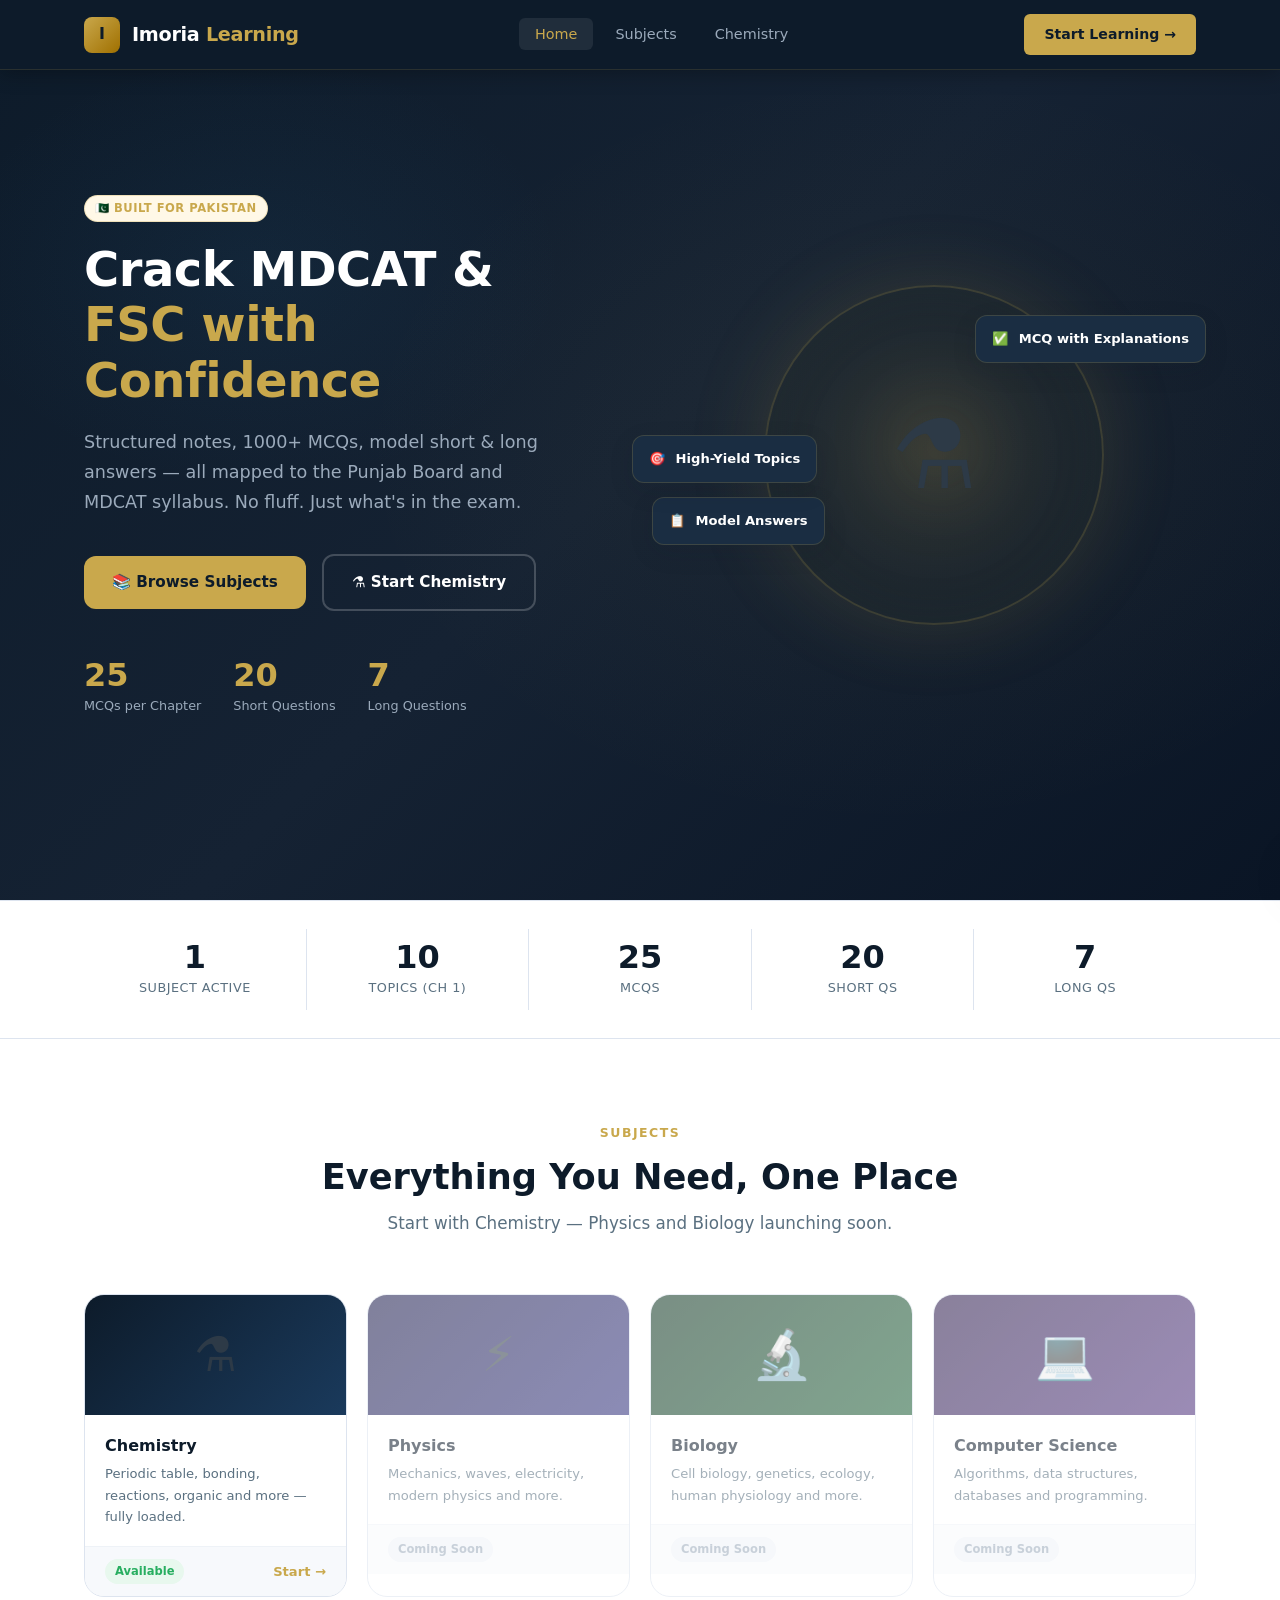
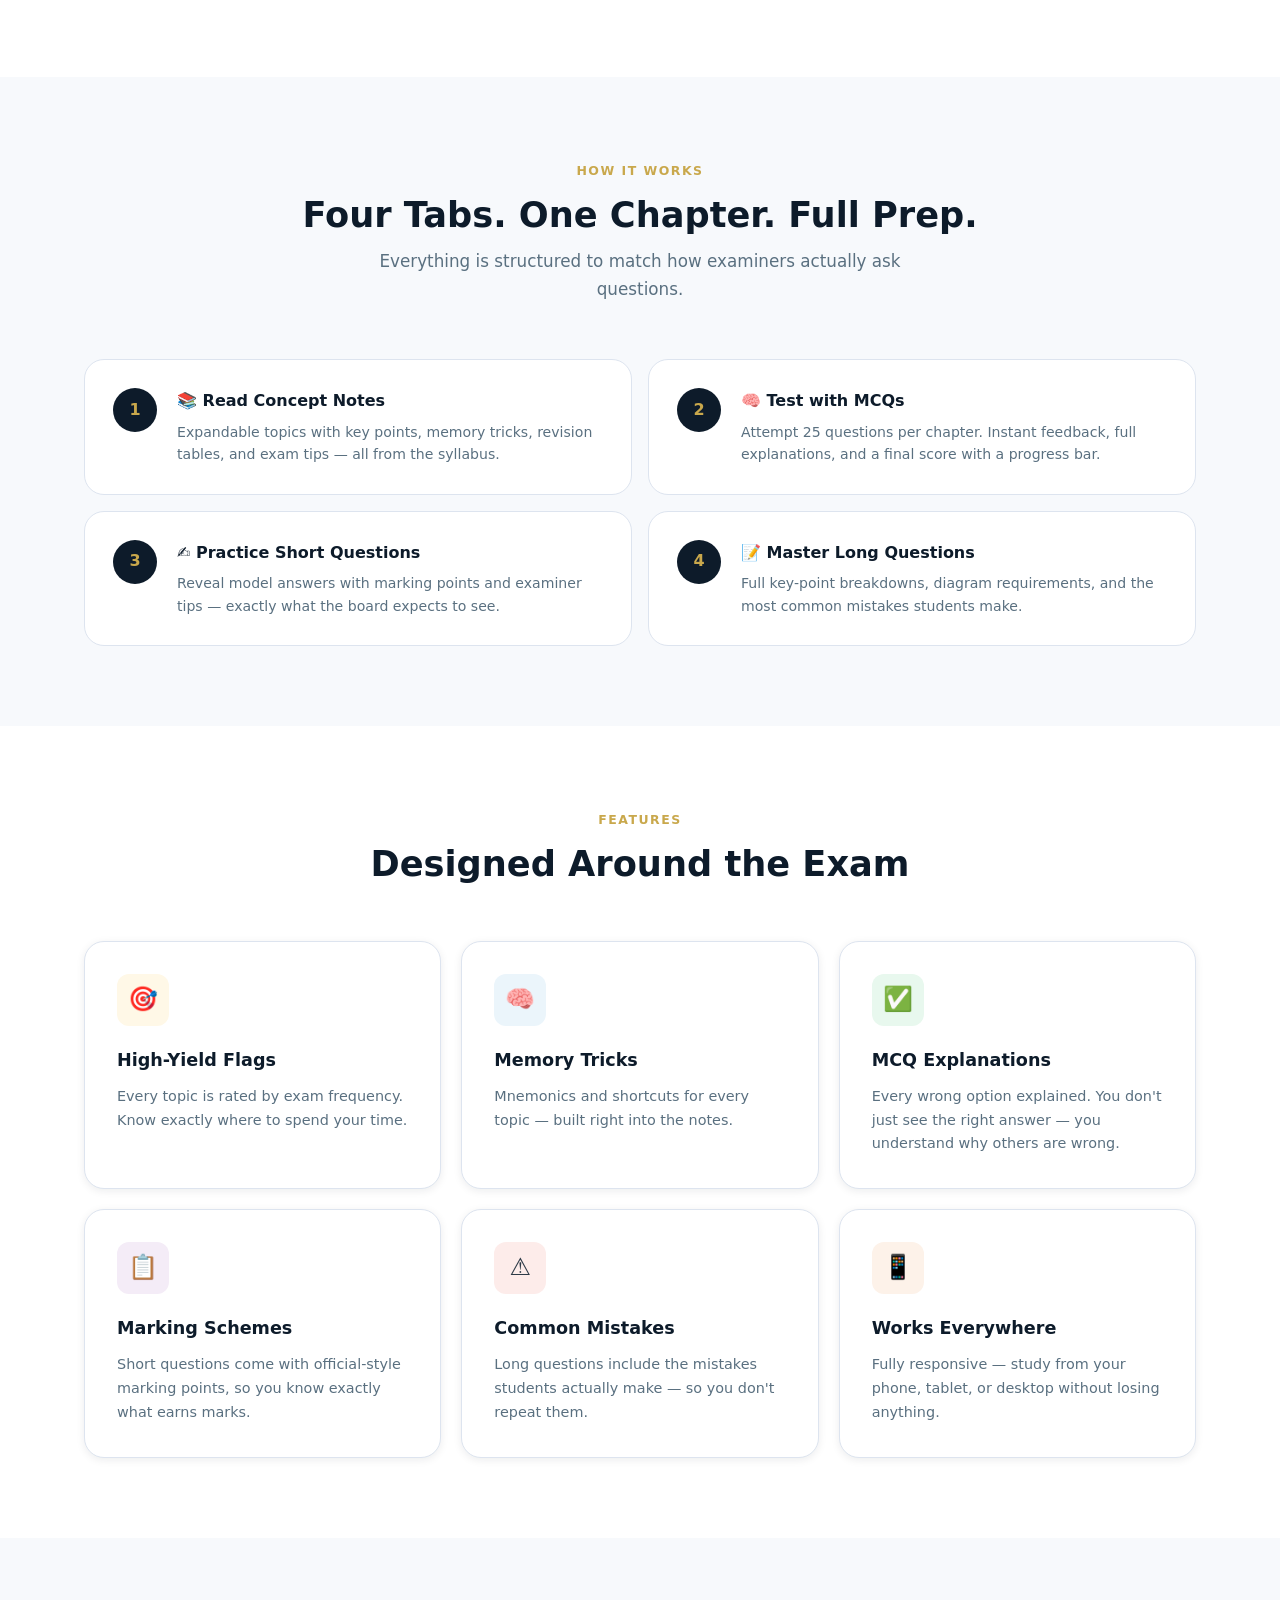
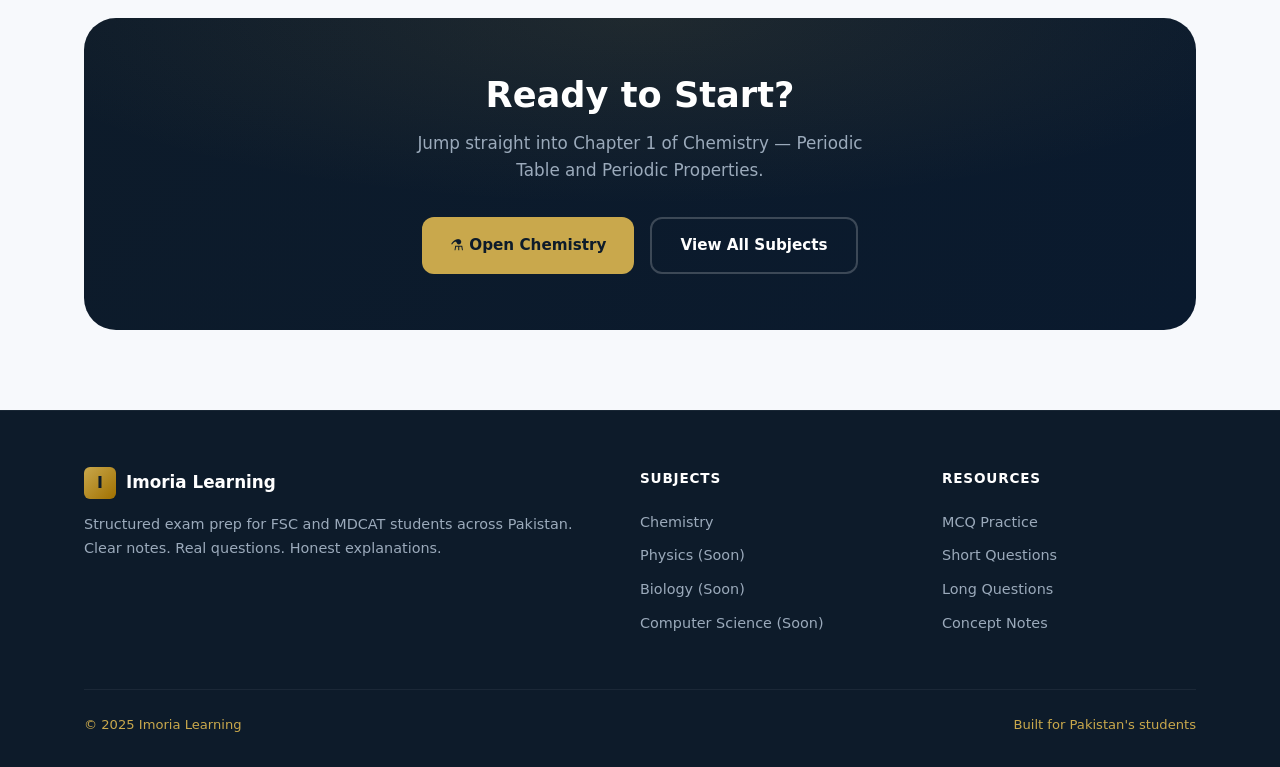
<file: index.html>
<!DOCTYPE html>
<html lang="en">
<head>
  <meta charset="UTF-8" />
  <meta name="viewport" content="width=device-width, initial-scale=1.0" />
  <title>Imoria Learning — FSC & MDCAT Prep</title>
  <meta name="description" content="Master FSC and MDCAT with structured notes, MCQs, and model answers. Built for Pakistani students." />
  <link rel="stylesheet" href="style.css" />
  <style>
    /* ── Index-only overrides ── */
    .hero-grid { padding: 0 0 60px; }

    .stats-strip {
      background: var(--white);
      border-top: 1px solid var(--gray-200);
      border-bottom: 1px solid var(--gray-200);
      padding: 28px 0;
    }
    .stats-inner {
      display: flex; align-items: center; justify-content: center;
      gap: 0; flex-wrap: wrap;
    }
    .stat-item {
      flex: 1; min-width: 140px; text-align: center;
      padding: 12px 24px;
      border-right: 1px solid var(--gray-200);
    }
    .stat-item:last-child { border-right: none; }
    .stat-item .num { font-size: 2rem; font-weight: 800; color: var(--navy); line-height: 1; }
    .stat-item .lbl { font-size: 0.8rem; color: var(--gray-600); margin-top: 4px; text-transform: uppercase; letter-spacing: 0.5px; }

    /* How it works */
    .how-step {
      display: flex; gap: 20px; align-items: flex-start;
      padding: 28px; background: var(--white);
      border-radius: var(--radius-lg);
      border: 1px solid var(--gray-200);
      transition: var(--transition);
    }
    .how-step:hover { border-color: rgba(201,168,76,0.35); box-shadow: var(--shadow-sm); transform: translateY(-2px); }
    .how-num {
      width: 44px; height: 44px; border-radius: 50%;
      background: var(--navy); color: var(--gold);
      font-size: 1rem; font-weight: 800;
      display: flex; align-items: center; justify-content: center;
      flex-shrink: 0;
    }
    .how-text h4 { color: var(--navy); margin-bottom: 6px; }
    .how-text p  { font-size: 0.88rem; color: var(--gray-600); line-height: 1.6; }

    /* CTA Banner */
    .cta-banner {
      background: linear-gradient(135deg, var(--navy), #0a1a2e);
      border-radius: var(--radius-xl); padding: 56px 48px;
      text-align: center; position: relative; overflow: hidden;
    }
    .cta-banner::before {
      content: ''; position: absolute; inset: 0;
      background: radial-gradient(ellipse 60% 60% at 50% 0%, rgba(201,168,76,0.1), transparent);
    }
    .cta-banner h2 { color: var(--white); position: relative; z-index: 2; margin-bottom: 14px; }
    .cta-banner p  { color: var(--gray-400); max-width: 480px; margin: 0 auto 32px; position: relative; z-index: 2; font-size: 1.05rem; }
    .cta-banner .actions { position: relative; z-index: 2; display: flex; gap: 16px; justify-content: center; flex-wrap: wrap; }

    /* Subjects preview */
    .subjects-preview {
      display: grid;
      grid-template-columns: repeat(auto-fill, minmax(240px, 1fr));
      gap: 20px;
    }
    .preview-card {
      border-radius: var(--radius-lg);
      border: 1px solid var(--gray-200);
      overflow: hidden;
      transition: var(--transition);
      background: var(--white);
    }
    .preview-card:hover { transform: translateY(-4px); box-shadow: var(--shadow-md); border-color: rgba(201,168,76,0.3); }
    .preview-card.locked { opacity: 0.55; pointer-events: none; }
    .preview-banner {
      height: 120px;
      display: flex; align-items: center; justify-content: center;
      font-size: 3rem;
      position: relative;
    }
    .preview-card-body { padding: 18px 20px; }
    .preview-card-body h3 { font-size: 1rem; color: var(--navy); margin-bottom: 4px; }
    .preview-card-body p  { font-size: 0.82rem; color: var(--gray-600); }
    .preview-card-footer {
      padding: 12px 20px;
      background: var(--off-white);
      border-top: 1px solid var(--gray-100);
      display: flex; align-items: center; justify-content: space-between;
    }
    .preview-chip {
      font-size: 0.72rem; font-weight: 600;
      padding: 3px 10px; border-radius: 50px;
      background: var(--green-light); color: var(--green);
    }
    .preview-chip.soon {
      background: var(--gray-100); color: var(--gray-400);
    }
    .preview-link {
      font-size: 0.82rem; font-weight: 600; color: var(--gold);
    }

    @media (max-width: 600px) {
      .cta-banner { padding: 36px 24px; }
      .stat-item { min-width: 100px; padding: 10px 12px; }
      .stat-item .num { font-size: 1.5rem; }
    }
  </style>
</head>
<body>

<!-- ════════════════ NAVBAR ════════════════ -->
<nav class="navbar">
  <div class="container">
    <div class="nav-inner">
      <div class="nav-brand">
        <!-- Replace src with your actual logo path -->
        <div style="width:36px;height:36px;border-radius:8px;background:linear-gradient(135deg,var(--gold),#a07000);display:flex;align-items:center;justify-content:center;font-weight:900;font-size:1rem;color:var(--navy);">I</div>
        <span class="nav-title">Imoria <span>Learning</span></span>
      </div>
      <ul class="nav-links" id="nav-links">
        <li><a href="index.html" class="nav-link active">Home</a></li>
        <li><a href="subjects.html" class="nav-link">Subjects</a></li>
        <li><a href="chemistry.html" class="nav-link">Chemistry</a></li>
      </ul>
      <a href="subjects.html" class="nav-cta">Start Learning →</a>
      <button class="nav-toggle" id="nav-toggle" aria-label="Toggle navigation" aria-expanded="false">
        <span></span><span></span><span></span>
      </button>
    </div>
  </div>
</nav>

<!-- ════════════════ HERO ════════════════ -->
<section class="hero">
  <div class="container">
    <div class="hero-grid">

      <!-- Left: copy -->
      <div>
        <div class="hero-badge">
          <span class="badge badge-gold">🇵🇰 Built for Pakistan</span>
        </div>

        <h1 class="hero-title">
          Crack MDCAT &amp;<br>
          <span class="accent">FSC with Confidence</span>
        </h1>

        <p class="hero-desc">
          Structured notes, 1000+ MCQs, model short &amp; long answers —
          all mapped to the Punjab Board and MDCAT syllabus.
          No fluff. Just what's in the exam.
        </p>

        <div class="hero-actions">
          <a href="subjects.html" class="btn btn-primary">
            📚 Browse Subjects
          </a>
          <a href="chemistry.html" class="btn btn-outline">
            ⚗️ Start Chemistry
          </a>
        </div>

        <div class="hero-stats">
          <div class="hero-stat">
            <div class="num" data-count="25">25</div>
            <div class="lbl">MCQs per Chapter</div>
          </div>
          <div class="hero-stat">
            <div class="num" data-count="20">20</div>
            <div class="lbl">Short Questions</div>
          </div>
          <div class="hero-stat">
            <div class="num" data-count="7">7</div>
            <div class="lbl">Long Questions</div>
          </div>
        </div>
      </div>

      <!-- Right: floating cards visual -->
      <div class="hero-visual">
        <div class="hero-logo-wrap">
          <div style="font-size:6rem;filter:drop-shadow(0 0 40px rgba(201,168,76,0.4));">⚗️</div>
        </div>
        <div class="hero-float" style="top:30px;right:-10px;">
          <span class="icon">✅</span> MCQ with Explanations
        </div>
        <div class="hero-float" style="bottom:80px;left:-20px;">
          <span class="icon">📋</span> Model Answers
        </div>
        <div class="hero-float" style="top:150px;left:-40px;">
          <span class="icon">🎯</span> High-Yield Topics
        </div>
      </div>

    </div>
  </div>
</section>

<!-- ════════════════ STATS STRIP ════════════════ -->
<div class="stats-strip">
  <div class="container">
    <div class="stats-inner">
      <div class="stat-item">
        <div class="num">1</div>
        <div class="lbl">Subject Active</div>
      </div>
      <div class="stat-item">
        <div class="num">10</div>
        <div class="lbl">Topics (Ch 1)</div>
      </div>
      <div class="stat-item">
        <div class="num">25</div>
        <div class="lbl">MCQs</div>
      </div>
      <div class="stat-item">
        <div class="num">20</div>
        <div class="lbl">Short Qs</div>
      </div>
      <div class="stat-item">
        <div class="num">7</div>
        <div class="lbl">Long Qs</div>
      </div>
    </div>
  </div>
</div>

<!-- ════════════════ SUBJECTS PREVIEW ════════════════ -->
<section class="section" style="background:var(--white);">
  <div class="container">
    <div class="section-header">
      <span class="section-label">Subjects</span>
      <h2>Everything You Need, One Place</h2>
      <p>Start with Chemistry — Physics and Biology launching soon.</p>
    </div>

    <div class="subjects-preview">

      <!-- Chemistry — Active -->
      <a href="chemistry.html" class="preview-card">
        <div class="preview-banner chem-header">⚗️</div>
        <div class="preview-card-body">
          <h3>Chemistry</h3>
          <p>Periodic table, bonding, reactions, organic and more — fully loaded.</p>
        </div>
        <div class="preview-card-footer">
          <span class="preview-chip">Available</span>
          <span class="preview-link">Start →</span>
        </div>
      </a>

      <!-- Physics — Coming Soon -->
      <div class="preview-card locked">
        <div class="preview-banner phys-header">⚡</div>
        <div class="preview-card-body">
          <h3>Physics</h3>
          <p>Mechanics, waves, electricity, modern physics and more.</p>
        </div>
        <div class="preview-card-footer">
          <span class="preview-chip soon">Coming Soon</span>
        </div>
      </div>

      <!-- Biology — Coming Soon -->
      <div class="preview-card locked">
        <div class="preview-banner bio-header">🔬</div>
        <div class="preview-card-body">
          <h3>Biology</h3>
          <p>Cell biology, genetics, ecology, human physiology and more.</p>
        </div>
        <div class="preview-card-footer">
          <span class="preview-chip soon">Coming Soon</span>
        </div>
      </div>

      <!-- Computer Science — Coming Soon -->
      <div class="preview-card locked">
        <div class="preview-banner cs-header">💻</div>
        <div class="preview-card-body">
          <h3>Computer Science</h3>
          <p>Algorithms, data structures, databases and programming.</p>
        </div>
        <div class="preview-card-footer">
          <span class="preview-chip soon">Coming Soon</span>
        </div>
      </div>

    </div>
  </div>
</section>

<!-- ════════════════ HOW IT WORKS ════════════════ -->
<section class="section" style="background:var(--off-white);">
  <div class="container">
    <div class="section-header">
      <span class="section-label">How It Works</span>
      <h2>Four Tabs. One Chapter. Full Prep.</h2>
      <p>Everything is structured to match how examiners actually ask questions.</p>
    </div>

    <div class="grid-2" style="gap:16px;">

      <div class="how-step">
        <div class="how-num">1</div>
        <div class="how-text">
          <h4>📚 Read Concept Notes</h4>
          <p>Expandable topics with key points, memory tricks, revision tables, and exam tips — all from the syllabus.</p>
        </div>
      </div>

      <div class="how-step">
        <div class="how-num">2</div>
        <div class="how-text">
          <h4>🧠 Test with MCQs</h4>
          <p>Attempt 25 questions per chapter. Instant feedback, full explanations, and a final score with a progress bar.</p>
        </div>
      </div>

      <div class="how-step">
        <div class="how-num">3</div>
        <div class="how-text">
          <h4>✍️ Practice Short Questions</h4>
          <p>Reveal model answers with marking points and examiner tips — exactly what the board expects to see.</p>
        </div>
      </div>

      <div class="how-step">
        <div class="how-num">4</div>
        <div class="how-text">
          <h4>📝 Master Long Questions</h4>
          <p>Full key-point breakdowns, diagram requirements, and the most common mistakes students make.</p>
        </div>
      </div>

    </div>
  </div>
</section>

<!-- ════════════════ FEATURES ════════════════ -->
<section class="section" style="background:var(--white);">
  <div class="container">
    <div class="section-header">
      <span class="section-label">Features</span>
      <h2>Designed Around the Exam</h2>
    </div>
    <div class="grid-3" style="gap:20px;">

      <div class="card feature-card">
        <div class="feature-icon" style="background:var(--gold-pale);">🎯</div>
        <h3>High-Yield Flags</h3>
        <p>Every topic is rated by exam frequency. Know exactly where to spend your time.</p>
      </div>

      <div class="card feature-card">
        <div class="feature-icon" style="background:var(--blue-light);">🧠</div>
        <h3>Memory Tricks</h3>
        <p>Mnemonics and shortcuts for every topic — built right into the notes.</p>
      </div>

      <div class="card feature-card">
        <div class="feature-icon" style="background:var(--green-light);">✅</div>
        <h3>MCQ Explanations</h3>
        <p>Every wrong option explained. You don't just see the right answer — you understand why others are wrong.</p>
      </div>

      <div class="card feature-card">
        <div class="feature-icon" style="background:var(--purple-light);">📋</div>
        <h3>Marking Schemes</h3>
        <p>Short questions come with official-style marking points, so you know exactly what earns marks.</p>
      </div>

      <div class="card feature-card">
        <div class="feature-icon" style="background:var(--red-light);">⚠️</div>
        <h3>Common Mistakes</h3>
        <p>Long questions include the mistakes students actually make — so you don't repeat them.</p>
      </div>

      <div class="card feature-card">
        <div class="feature-icon" style="background:var(--orange-light);">📱</div>
        <h3>Works Everywhere</h3>
        <p>Fully responsive — study from your phone, tablet, or desktop without losing anything.</p>
      </div>

    </div>
  </div>
</section>

<!-- ════════════════ CTA ════════════════ -->
<section class="section" style="background:var(--off-white);">
  <div class="container">
    <div class="cta-banner">
      <h2>Ready to Start?</h2>
      <p>Jump straight into Chapter 1 of Chemistry — Periodic Table and Periodic Properties.</p>
      <div class="actions">
        <a href="chemistry.html" class="btn btn-primary">⚗️ Open Chemistry</a>
        <a href="subjects.html" class="btn btn-outline">View All Subjects</a>
      </div>
    </div>
  </div>
</section>

<!-- ════════════════ FOOTER ════════════════ -->
<footer class="footer">
  <div class="container">
    <div class="footer-grid">
      <div class="footer-brand">
        <div style="display:flex;align-items:center;gap:10px;margin-bottom:14px;">
          <div style="width:32px;height:32px;border-radius:6px;background:linear-gradient(135deg,var(--gold),#a07000);display:flex;align-items:center;justify-content:center;font-weight:900;color:var(--navy);">I</div>
          <span style="color:var(--white);font-weight:800;font-size:1.05rem;">Imoria Learning</span>
        </div>
        <p class="footer-tagline">Structured exam prep for FSC and MDCAT students across Pakistan. Clear notes. Real questions. Honest explanations.</p>
      </div>
      <div class="footer-col">
        <h5>Subjects</h5>
        <a href="chemistry.html">Chemistry</a>
        <a href="#">Physics (Soon)</a>
        <a href="#">Biology (Soon)</a>
        <a href="#">Computer Science (Soon)</a>
      </div>
      <div class="footer-col">
        <h5>Resources</h5>
        <a href="chemistry.html#panel-mcqs">MCQ Practice</a>
        <a href="chemistry.html#panel-short">Short Questions</a>
        <a href="chemistry.html#panel-long">Long Questions</a>
        <a href="chemistry.html#panel-notes">Concept Notes</a>
      </div>
    </div>
    <div class="footer-bottom">
      <span>© 2025 Imoria Learning</span>
      <span>Built for <span>Pakistan's</span> students</span>
    </div>
  </div>
</footer>

<div class="toast" id="main-toast"></div>

<script src="main.js"></script>
</body>
</html>
</file>
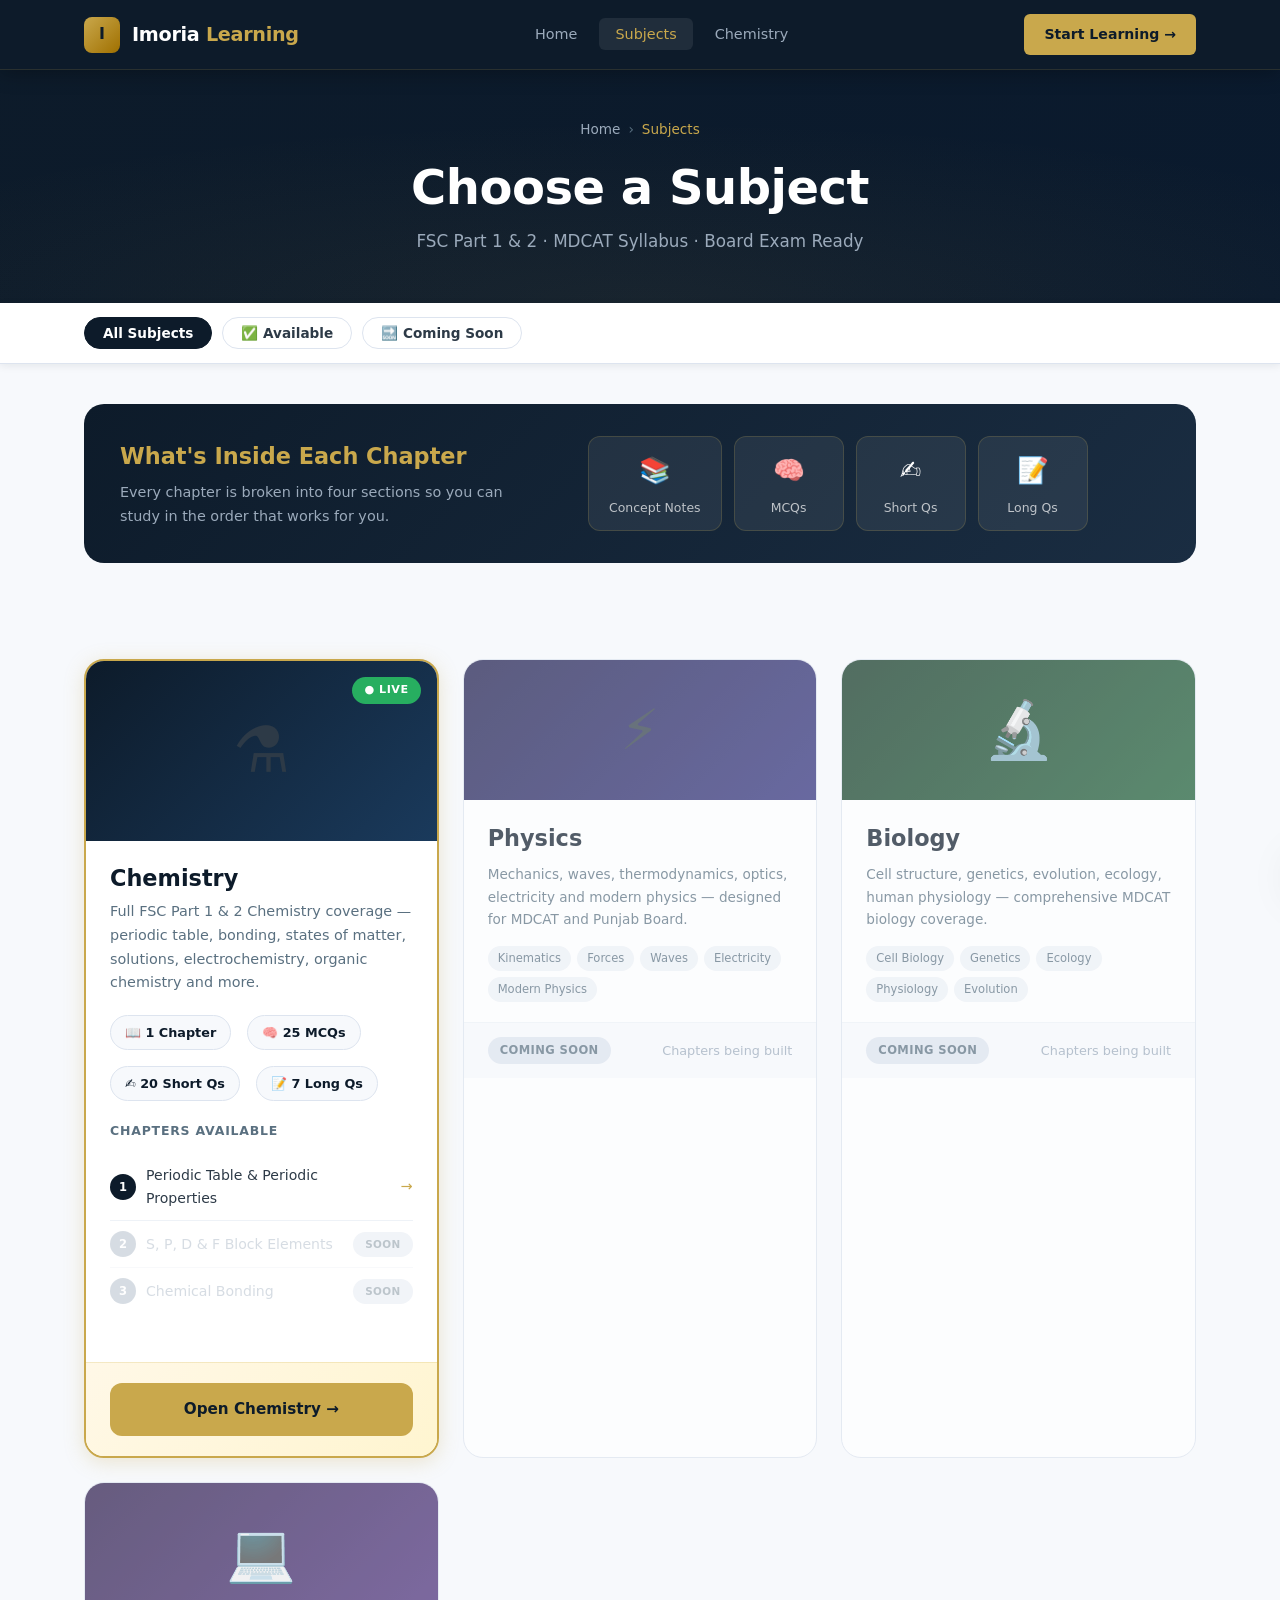
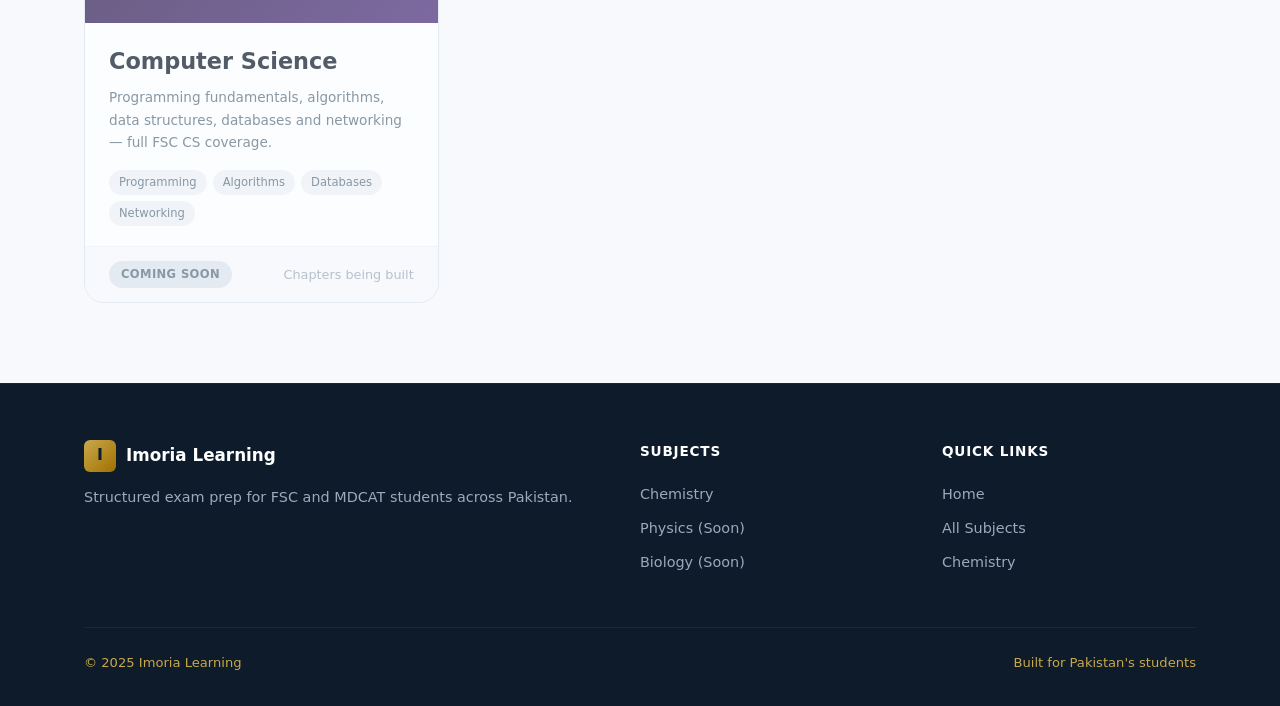
<file: subjects.html>
<!DOCTYPE html>
<html lang="en">
<head>
  <meta charset="UTF-8" />
  <meta name="viewport" content="width=device-width, initial-scale=1.0" />
  <title>Subjects — Imoria Learning</title>
  <meta name="description" content="Choose a subject to start studying. Chemistry available now." />
  <link rel="stylesheet" href="style.css" />
  <style>
    /* ── Subjects-page-only styles ── */
    .subjects-page-hero {
      padding: calc(var(--nav-h) + 48px) 0 48px;
      background: linear-gradient(135deg, var(--navy), #0a1a2e);
      text-align: center;
      position: relative; overflow: hidden;
    }
    .subjects-page-hero::before {
      content: ''; position: absolute; inset: 0;
      background: radial-gradient(ellipse 70% 60% at 50% 100%, rgba(201,168,76,0.07), transparent);
    }
    .subjects-page-hero .container { position: relative; z-index: 2; }
    .subjects-page-hero h1 { color: var(--white); margin-bottom: 12px; }
    .subjects-page-hero p  { color: var(--gray-400); font-size: 1.05rem; }

    /* Filter row */
    .filter-row {
      background: var(--white);
      border-bottom: 1px solid var(--gray-200);
      padding: 14px 0;
      position: sticky; top: var(--nav-h); z-index: 100;
      box-shadow: var(--shadow-sm);
    }
    .filter-inner { display: flex; align-items: center; gap: 10px; flex-wrap: wrap; }
    .filter-btn {
      padding: 7px 18px; border-radius: 50px;
      border: 1.5px solid var(--gray-200);
      background: var(--white); color: var(--gray-800);
      font-size: 0.85rem; font-weight: 600;
      cursor: pointer; transition: var(--transition);
    }
    .filter-btn:hover   { border-color: var(--gold); color: var(--gold); }
    .filter-btn.active  { background: var(--navy); color: var(--white); border-color: var(--navy); }

    /* Subject grid */
    .subjects-grid {
      display: grid;
      grid-template-columns: repeat(auto-fill, minmax(280px, 1fr));
      gap: 24px;
      padding: 48px 0 80px;
    }

    /* Active subject card (big) */
    .subject-full-card {
      border-radius: var(--radius-lg);
      border: 2px solid var(--gold);
      overflow: hidden;
      background: var(--white);
      box-shadow: var(--shadow-gold);
      transition: var(--transition);
      display: flex; flex-direction: column;
    }
    .subject-full-card:hover { transform: translateY(-4px); box-shadow: 0 12px 40px rgba(201,168,76,0.2); }
    .subject-full-banner {
      height: 180px; display: flex; align-items: center; justify-content: center;
      font-size: 4rem; position: relative;
    }
    .subject-full-banner .active-badge {
      position: absolute; top: 16px; right: 16px;
      background: var(--green); color: var(--white);
      font-size: 0.7rem; font-weight: 700; text-transform: uppercase; letter-spacing: 0.5px;
      padding: 4px 12px; border-radius: 50px;
    }
    .subject-full-body { padding: 24px; flex: 1; }
    .subject-full-body h2 { color: var(--navy); font-size: 1.4rem; margin-bottom: 8px; }
    .subject-full-body p  { color: var(--gray-600); font-size: 0.9rem; line-height: 1.65; margin-bottom: 20px; }
    .subject-stats { display: flex; gap: 16px; flex-wrap: wrap; margin-bottom: 20px; }
    .subject-stat-pill {
      background: var(--off-white); border: 1px solid var(--gray-200);
      border-radius: 50px; padding: 6px 14px;
      font-size: 0.8rem; font-weight: 600; color: var(--navy);
    }
    .subject-chapters { margin-bottom: 24px; }
    .subject-chapters h4 { font-size: 0.78rem; text-transform: uppercase; letter-spacing: 0.8px; color: var(--gray-600); margin-bottom: 12px; }
    .chapter-list-item {
      display: flex; align-items: center; gap: 10px;
      padding: 10px 0; border-bottom: 1px solid var(--gray-100);
      font-size: 0.88rem; color: var(--gray-800);
    }
    .chapter-list-item:last-child { border-bottom: none; }
    .chapter-list-item .ch-num {
      width: 26px; height: 26px; border-radius: 50%;
      background: var(--navy); color: var(--white);
      font-size: 0.72rem; font-weight: 700;
      display: flex; align-items: center; justify-content: center;
      flex-shrink: 0;
    }
    .chapter-list-item .ch-title { flex: 1; }
    .chapter-list-item .ch-arrow { color: var(--gold); font-size: 0.9rem; }
    .subject-full-footer {
      padding: 20px 24px;
      background: linear-gradient(135deg, var(--gold-pale), #fff5d0);
      border-top: 1px solid rgba(201,168,76,0.2);
    }

    /* Coming Soon card */
    .soon-card {
      border-radius: var(--radius-lg);
      border: 1px solid var(--gray-200);
      overflow: hidden;
      background: var(--white);
      opacity: 0.7;
      transition: var(--transition);
    }
    .soon-banner {
      height: 140px; display: flex; align-items: center; justify-content: center; font-size: 3.5rem;
    }
    .soon-body { padding: 20px 24px; }
    .soon-body h3 { color: var(--navy); margin-bottom: 6px; }
    .soon-body p  { font-size: 0.85rem; color: var(--gray-600); margin-bottom: 16px; }
    .soon-footer {
      padding: 14px 24px; background: var(--off-white); border-top: 1px solid var(--gray-100);
      display: flex; align-items: center; justify-content: space-between;
    }
    .soon-chip {
      font-size: 0.72rem; font-weight: 700; text-transform: uppercase; letter-spacing: 0.4px;
      padding: 4px 12px; border-radius: 50px;
      background: var(--gray-200); color: var(--gray-600);
    }
    .soon-topics { display: flex; flex-wrap: wrap; gap: 6px; }
    .soon-topic-tag {
      font-size: 0.72rem; padding: 3px 10px; border-radius: 50px;
      background: var(--gray-100); color: var(--gray-600);
    }

    /* What's inside info box */
    .inside-box {
      background: linear-gradient(135deg, var(--navy), var(--navy-light));
      border-radius: var(--radius-lg); padding: 32px 36px;
      color: var(--white); margin-bottom: 48px;
      display: flex; gap: 48px; flex-wrap: wrap; align-items: center;
    }
    .inside-box h3 { color: var(--gold); margin-bottom: 6px; }
    .inside-box p  { color: var(--gray-400); font-size: 0.9rem; max-width: 420px; }
    .inside-tabs { display: flex; gap: 12px; flex-wrap: wrap; }
    .inside-tab {
      background: rgba(255,255,255,0.07);
      border: 1px solid rgba(201,168,76,0.2);
      border-radius: var(--radius-md); padding: 12px 20px;
      text-align: center; min-width: 110px;
    }
    .inside-tab .it-icon { font-size: 1.6rem; margin-bottom: 6px; }
    .inside-tab .it-label { font-size: 0.78rem; color: rgba(255,255,255,0.7); }

    @media (max-width: 768px) {
      .inside-box { flex-direction: column; gap: 24px; padding: 24px; }
      .subjects-grid { grid-template-columns: 1fr; padding: 32px 0 60px; }
    }
  </style>
</head>
<body>

<!-- ════════════════ NAVBAR ════════════════ -->
<nav class="navbar">
  <div class="container">
    <div class="nav-inner">
      <div class="nav-brand">
        <div style="width:36px;height:36px;border-radius:8px;background:linear-gradient(135deg,var(--gold),#a07000);display:flex;align-items:center;justify-content:center;font-weight:900;font-size:1rem;color:var(--navy);">I</div>
        <span class="nav-title">Imoria <span>Learning</span></span>
      </div>
      <ul class="nav-links" id="nav-links">
        <li><a href="index.html" class="nav-link">Home</a></li>
        <li><a href="subjects.html" class="nav-link active">Subjects</a></li>
        <li><a href="chemistry.html" class="nav-link">Chemistry</a></li>
      </ul>
      <a href="chemistry.html" class="nav-cta">Start Learning →</a>
      <button class="nav-toggle" id="nav-toggle" aria-label="Toggle navigation" aria-expanded="false">
        <span></span><span></span><span></span>
      </button>
    </div>
  </div>
</nav>

<!-- ════════════════ PAGE HERO ════════════════ -->
<div class="subjects-page-hero">
  <div class="container">
    <div class="breadcrumb">
      <a href="index.html">Home</a>
      <span>›</span>
      <span style="color:var(--gold);">Subjects</span>
    </div>
    <h1>Choose a Subject</h1>
    <p>FSC Part 1 &amp; 2 · MDCAT Syllabus · Board Exam Ready</p>
  </div>
</div>

<!-- ════════════════ FILTER ROW ════════════════ -->
<div class="filter-row">
  <div class="container">
    <div class="filter-inner">
      <button class="filter-btn active" onclick="filterSubjects('all', this)">All Subjects</button>
      <button class="filter-btn" onclick="filterSubjects('available', this)">✅ Available</button>
      <button class="filter-btn" onclick="filterSubjects('soon', this)">🔜 Coming Soon</button>
    </div>
  </div>
</div>

<!-- ════════════════ MAIN CONTENT ════════════════ -->
<div style="background:var(--off-white);">
  <div class="container">

    <!-- What's inside box -->
    <div style="padding-top:40px;">
      <div class="inside-box">
        <div>
          <h3>What's Inside Each Chapter</h3>
          <p>Every chapter is broken into four sections so you can study in the order that works for you.</p>
        </div>
        <div class="inside-tabs">
          <div class="inside-tab">
            <div class="it-icon">📚</div>
            <div class="it-label">Concept Notes</div>
          </div>
          <div class="inside-tab">
            <div class="it-icon">🧠</div>
            <div class="it-label">MCQs</div>
          </div>
          <div class="inside-tab">
            <div class="it-icon">✍️</div>
            <div class="it-label">Short Qs</div>
          </div>
          <div class="inside-tab">
            <div class="it-icon">📝</div>
            <div class="it-label">Long Qs</div>
          </div>
        </div>
      </div>
    </div>

    <!-- Subjects Grid -->
    <div class="subjects-grid" id="subjects-grid">

      <!-- ✅ CHEMISTRY (active) -->
      <a href="chemistry.html" class="subject-full-card" data-status="available">
        <div class="subject-full-banner chem-header">
          ⚗️
          <div class="active-badge">● Live</div>
        </div>
        <div class="subject-full-body">
          <h2>Chemistry</h2>
          <p>
            Full FSC Part 1 &amp; 2 Chemistry coverage — periodic table, bonding,
            states of matter, solutions, electrochemistry, organic chemistry and more.
          </p>
          <div class="subject-stats">
            <span class="subject-stat-pill">📖 1 Chapter</span>
            <span class="subject-stat-pill">🧠 25 MCQs</span>
            <span class="subject-stat-pill">✍️ 20 Short Qs</span>
            <span class="subject-stat-pill">📝 7 Long Qs</span>
          </div>
          <div class="subject-chapters">
            <h4>Chapters Available</h4>
            <div class="chapter-list-item">
              <div class="ch-num">1</div>
              <span class="ch-title">Periodic Table &amp; Periodic Properties</span>
              <span class="ch-arrow">→</span>
            </div>
            <div class="chapter-list-item" style="opacity:0.4;">
              <div class="ch-num" style="background:var(--gray-400);">2</div>
              <span class="ch-title" style="color:var(--gray-400);">S, P, D &amp; F Block Elements</span>
              <span class="soon-chip" style="font-size:0.65rem;">Soon</span>
            </div>
            <div class="chapter-list-item" style="opacity:0.4;">
              <div class="ch-num" style="background:var(--gray-400);">3</div>
              <span class="ch-title" style="color:var(--gray-400);">Chemical Bonding</span>
              <span class="soon-chip" style="font-size:0.65rem;">Soon</span>
            </div>
          </div>
        </div>
        <div class="subject-full-footer">
          <div class="btn btn-primary" style="width:100%;justify-content:center;">
            Open Chemistry →
          </div>
        </div>
      </a>

      <!-- 🔜 PHYSICS -->
      <div class="soon-card" data-status="soon">
        <div class="soon-banner phys-header">⚡</div>
        <div class="soon-body">
          <h3>Physics</h3>
          <p>Mechanics, waves, thermodynamics, optics, electricity and modern physics — designed for MDCAT and Punjab Board.</p>
          <div class="soon-topics">
            <span class="soon-topic-tag">Kinematics</span>
            <span class="soon-topic-tag">Forces</span>
            <span class="soon-topic-tag">Waves</span>
            <span class="soon-topic-tag">Electricity</span>
            <span class="soon-topic-tag">Modern Physics</span>
          </div>
        </div>
        <div class="soon-footer">
          <span class="soon-chip">Coming Soon</span>
          <span style="font-size:0.8rem;color:var(--gray-400);">Chapters being built</span>
        </div>
      </div>

      <!-- 🔜 BIOLOGY -->
      <div class="soon-card" data-status="soon">
        <div class="soon-banner bio-header">🔬</div>
        <div class="soon-body">
          <h3>Biology</h3>
          <p>Cell structure, genetics, evolution, ecology, human physiology — comprehensive MDCAT biology coverage.</p>
          <div class="soon-topics">
            <span class="soon-topic-tag">Cell Biology</span>
            <span class="soon-topic-tag">Genetics</span>
            <span class="soon-topic-tag">Ecology</span>
            <span class="soon-topic-tag">Physiology</span>
            <span class="soon-topic-tag">Evolution</span>
          </div>
        </div>
        <div class="soon-footer">
          <span class="soon-chip">Coming Soon</span>
          <span style="font-size:0.8rem;color:var(--gray-400);">Chapters being built</span>
        </div>
      </div>

      <!-- 🔜 COMPUTER SCIENCE -->
      <div class="soon-card" data-status="soon">
        <div class="soon-banner cs-header">💻</div>
        <div class="soon-body">
          <h3>Computer Science</h3>
          <p>Programming fundamentals, algorithms, data structures, databases and networking — full FSC CS coverage.</p>
          <div class="soon-topics">
            <span class="soon-topic-tag">Programming</span>
            <span class="soon-topic-tag">Algorithms</span>
            <span class="soon-topic-tag">Databases</span>
            <span class="soon-topic-tag">Networking</span>
          </div>
        </div>
        <div class="soon-footer">
          <span class="soon-chip">Coming Soon</span>
          <span style="font-size:0.8rem;color:var(--gray-400);">Chapters being built</span>
        </div>
      </div>

    </div>
  </div>
</div>

<!-- ════════════════ FOOTER ════════════════ -->
<footer class="footer">
  <div class="container">
    <div class="footer-grid">
      <div class="footer-brand">
        <div style="display:flex;align-items:center;gap:10px;margin-bottom:14px;">
          <div style="width:32px;height:32px;border-radius:6px;background:linear-gradient(135deg,var(--gold),#a07000);display:flex;align-items:center;justify-content:center;font-weight:900;color:var(--navy);">I</div>
          <span style="color:var(--white);font-weight:800;font-size:1.05rem;">Imoria Learning</span>
        </div>
        <p class="footer-tagline">Structured exam prep for FSC and MDCAT students across Pakistan.</p>
      </div>
      <div class="footer-col">
        <h5>Subjects</h5>
        <a href="chemistry.html">Chemistry</a>
        <a href="#">Physics (Soon)</a>
        <a href="#">Biology (Soon)</a>
      </div>
      <div class="footer-col">
        <h5>Quick Links</h5>
        <a href="index.html">Home</a>
        <a href="subjects.html">All Subjects</a>
        <a href="chemistry.html">Chemistry</a>
      </div>
    </div>
    <div class="footer-bottom">
      <span>© 2025 Imoria Learning</span>
      <span>Built for <span>Pakistan's</span> students</span>
    </div>
  </div>
</footer>

<div class="toast" id="main-toast"></div>

<script src="main.js"></script>
<script>
  function filterSubjects(status, btn) {
    // update active button
    document.querySelectorAll('.filter-btn').forEach(b => b.classList.remove('active'));
    btn.classList.add('active');

    const cards = document.querySelectorAll('#subjects-grid [data-status]');
    cards.forEach(card => {
      if (status === 'all') {
        card.style.display = '';
      } else {
        card.style.display = card.dataset.status === status ? '' : 'none';
      }
    });
  }
</script>
</body>
</html>
</file>
<file: style.css>
/* ============================================================
   IMORIA LEARNING — Global Stylesheet
   Modern EdTech Design | Production Ready
   ============================================================ */

/* --- CSS Variables / Design Tokens --- */
:root {
  --navy:        #0D1B2A;
  --navy-light:  #1A2D42;
  --navy-mid:    #152233;
  --gold:        #C9A84C;
  --gold-light:  #E8C97A;
  --gold-pale:   #FFF8E7;
  --white:       #FFFFFF;
  --off-white:   #F7F9FC;
  --gray-100:    #EEF2F7;
  --gray-200:    #DDE4EF;
  --gray-400:    #9BAABB;
  --gray-600:    #5A7080;
  --gray-800:    #2D3A47;
  --green:       #27AE60;
  --green-light: #E8F8EE;
  --red:         #E74C3C;
  --red-light:   #FDECEA;
  --blue:        #2980B9;
  --blue-light:  #EBF5FB;
  --purple:      #8E44AD;
  --purple-light:#F4ECF7;
  --orange:      #E67E22;
  --orange-light:#FDF2E9;

  --font-main:   'Segoe UI', 'Inter', system-ui, sans-serif;
  --font-mono:   'Courier New', 'Fira Code', monospace;

  --radius-sm:   6px;
  --radius-md:   12px;
  --radius-lg:   20px;
  --radius-xl:   32px;

  --shadow-sm:   0 2px 8px rgba(13,27,42,0.08);
  --shadow-md:   0 8px 24px rgba(13,27,42,0.12);
  --shadow-lg:   0 16px 48px rgba(13,27,42,0.18);
  --shadow-gold: 0 4px 20px rgba(201,168,76,0.25);

  --transition:  all 0.25s cubic-bezier(0.4, 0, 0.2, 1);
  --max-w:       1160px;
  --nav-h:       70px;
}

/* --- Reset & Base --- */
*, *::before, *::after { box-sizing: border-box; margin: 0; padding: 0; }
html { scroll-behavior: smooth; font-size: 16px; }
body {
  font-family: var(--font-main);
  background: var(--off-white);
  color: var(--gray-800);
  line-height: 1.65;
  min-height: 100vh;
}
a { color: inherit; text-decoration: none; }
img { max-width: 100%; display: block; }
ul { list-style: none; }
button { cursor: pointer; font-family: inherit; border: none; outline: none; }

/* --- Layout Utilities --- */
.container { max-width: var(--max-w); margin: 0 auto; padding: 0 24px; }
.section { padding: 80px 0; }
.section-sm { padding: 48px 0; }
.grid-2 { display: grid; grid-template-columns: 1fr 1fr; gap: 24px; }
.grid-3 { display: grid; grid-template-columns: repeat(3, 1fr); gap: 24px; }
.grid-4 { display: grid; grid-template-columns: repeat(4, 1fr); gap: 20px; }
.flex { display: flex; align-items: center; }
.flex-between { display: flex; align-items: center; justify-content: space-between; }
.flex-center { display: flex; align-items: center; justify-content: center; }
.flex-col { display: flex; flex-direction: column; }
.gap-2 { gap: 8px; }
.gap-3 { gap: 12px; }
.gap-4 { gap: 16px; }
.gap-6 { gap: 24px; }
.text-center { text-align: center; }
.mt-2 { margin-top: 8px; }
.mt-4 { margin-top: 16px; }
.mt-6 { margin-top: 24px; }
.mt-8 { margin-top: 32px; }

/* --- Typography --- */
h1 { font-size: clamp(2rem, 4vw, 3rem); font-weight: 800; line-height: 1.15; letter-spacing: -0.5px; }
h2 { font-size: clamp(1.5rem, 3vw, 2.2rem); font-weight: 700; line-height: 1.2; }
h3 { font-size: clamp(1.1rem, 2vw, 1.4rem); font-weight: 700; }
h4 { font-size: 1rem; font-weight: 600; }
p { margin-bottom: 0; }
.text-gold { color: var(--gold); }
.text-navy { color: var(--navy); }
.text-white { color: var(--white); }
.text-gray { color: var(--gray-600); }
.text-sm { font-size: 0.85rem; }
.text-xs { font-size: 0.75rem; }
.font-mono { font-family: var(--font-mono); }
.font-bold { font-weight: 700; }

/* --- Badges --- */
.badge {
  display: inline-flex; align-items: center; gap: 4px;
  padding: 3px 10px; border-radius: 50px;
  font-size: 0.72rem; font-weight: 600; text-transform: uppercase; letter-spacing: 0.5px;
}
.badge-gold { background: var(--gold-pale); color: var(--gold); border: 1px solid rgba(201,168,76,0.3); }
.badge-navy { background: var(--navy); color: var(--white); }
.badge-green { background: var(--green-light); color: var(--green); }
.badge-red { background: var(--red-light); color: var(--red); }
.badge-blue { background: var(--blue-light); color: var(--blue); }
.badge-purple { background: var(--purple-light); color: var(--purple); }

/* ============================================================
   NAVBAR
   ============================================================ */
.navbar {
  position: fixed; top: 0; left: 0; right: 0; z-index: 1000;
  height: var(--nav-h);
  background: var(--navy);
  border-bottom: 1px solid rgba(201,168,76,0.15);
  box-shadow: 0 2px 20px rgba(0,0,0,0.3);
}
.navbar .container { height: 100%; }
.nav-inner { height: 100%; display: flex; align-items: center; justify-content: space-between; }
.nav-brand { display: flex; align-items: center; gap: 12px; }
.nav-logo { height: 38px; width: auto; border-radius: 6px; }
.nav-title { font-size: 1.2rem; font-weight: 800; color: var(--white); letter-spacing: -0.3px; }
.nav-title span { color: var(--gold); }
.nav-links { display: flex; align-items: center; gap: 6px; }
.nav-link {
  padding: 8px 16px; border-radius: var(--radius-sm);
  color: var(--gray-400); font-size: 0.9rem; font-weight: 500;
  transition: var(--transition);
}
.nav-link:hover, .nav-link.active {
  color: var(--white); background: rgba(255,255,255,0.08);
}
.nav-link.active { color: var(--gold); }
.nav-cta {
  padding: 9px 20px; border-radius: var(--radius-sm);
  background: var(--gold); color: var(--navy);
  font-size: 0.88rem; font-weight: 700;
  transition: var(--transition);
}
.nav-cta:hover { background: var(--gold-light); transform: translateY(-1px); }
.nav-toggle { display: none; flex-direction: column; gap: 5px; cursor: pointer; }
.nav-toggle span { display: block; width: 24px; height: 2px; background: var(--white); border-radius: 2px; transition: var(--transition); }

/* ============================================================
   HERO
   ============================================================ */
.hero {
  min-height: 100vh;
  background: linear-gradient(135deg, var(--navy) 0%, var(--navy-mid) 50%, #0a1525 100%);
  display: flex; align-items: center;
  position: relative; overflow: hidden;
  padding-top: var(--nav-h);
}
.hero::before {
  content: ''; position: absolute; inset: 0;
  background:
    radial-gradient(ellipse 60% 60% at 70% 50%, rgba(201,168,76,0.06) 0%, transparent 70%),
    radial-gradient(ellipse 40% 40% at 20% 30%, rgba(41,128,185,0.08) 0%, transparent 60%);
}
.hero-grid { display: grid; grid-template-columns: 1fr 1fr; gap: 64px; align-items: center; position: relative; z-index: 2; }
.hero-badge { margin-bottom: 20px; }
.hero-title { color: var(--white); margin-bottom: 20px; }
.hero-title .accent { color: var(--gold); display: block; }
.hero-desc { color: var(--gray-400); font-size: 1.1rem; line-height: 1.7; margin-bottom: 36px; max-width: 480px; }
.hero-actions { display: flex; align-items: center; gap: 16px; flex-wrap: wrap; }
.btn { display: inline-flex; align-items: center; gap: 8px; padding: 14px 28px; border-radius: var(--radius-md); font-size: 0.95rem; font-weight: 700; transition: var(--transition); }
.btn-primary { background: var(--gold); color: var(--navy); }
.btn-primary:hover { background: var(--gold-light); transform: translateY(-2px); box-shadow: var(--shadow-gold); }
.btn-outline { background: transparent; color: var(--white); border: 2px solid rgba(255,255,255,0.2); }
.btn-outline:hover { border-color: var(--gold); color: var(--gold); transform: translateY(-2px); }
.btn-navy { background: var(--navy); color: var(--white); }
.btn-navy:hover { background: var(--navy-light); transform: translateY(-2px); }
.hero-stats { display: flex; gap: 32px; margin-top: 48px; }
.hero-stat .num { font-size: 2rem; font-weight: 800; color: var(--gold); line-height: 1; }
.hero-stat .lbl { font-size: 0.8rem; color: var(--gray-400); margin-top: 4px; }
.hero-visual { position: relative; display: flex; align-items: center; justify-content: center; }
.hero-logo-wrap {
  width: 340px; height: 340px; border-radius: 50%;
  background: radial-gradient(circle, rgba(201,168,76,0.12), rgba(13,27,42,0.6));
  border: 2px solid rgba(201,168,76,0.2);
  display: flex; align-items: center; justify-content: center;
  box-shadow: 0 0 80px rgba(201,168,76,0.15), inset 0 0 60px rgba(201,168,76,0.05);
}
.hero-logo { width: 220px; height: auto; }
.hero-float {
  position: absolute;
  background: var(--navy-light); border: 1px solid rgba(201,168,76,0.2);
  border-radius: var(--radius-md); padding: 12px 16px;
  box-shadow: var(--shadow-md); color: var(--white);
  font-size: 0.82rem; font-weight: 600;
  animation: float 4s ease-in-out infinite;
}
.hero-float:nth-child(2) { top: 20px; right: -20px; animation-delay: 0s; }
.hero-float:nth-child(3) { bottom: 60px; left: -30px; animation-delay: 1.5s; }
.hero-float:nth-child(4) { top: 140px; left: -50px; animation-delay: 3s; }
.hero-float .icon { color: var(--gold); margin-right: 6px; }
@keyframes float {
  0%, 100% { transform: translateY(0px); }
  50%       { transform: translateY(-10px); }
}

/* ============================================================
   SECTION HEADERS
   ============================================================ */
.section-header { text-align: center; margin-bottom: 56px; }
.section-header h2 { color: var(--navy); }
.section-header p { color: var(--gray-600); font-size: 1.05rem; margin-top: 12px; max-width: 560px; margin-left: auto; margin-right: auto; }
.section-label { display: inline-block; color: var(--gold); font-size: 0.78rem; font-weight: 700; text-transform: uppercase; letter-spacing: 1.5px; margin-bottom: 12px; }

/* ============================================================
   CARDS
   ============================================================ */
.card {
  background: var(--white); border-radius: var(--radius-lg);
  border: 1px solid var(--gray-200); box-shadow: var(--shadow-sm);
  transition: var(--transition); overflow: hidden;
}
.card:hover { transform: translateY(-4px); box-shadow: var(--shadow-md); border-color: rgba(201,168,76,0.25); }
.card-pad { padding: 28px; }

/* Subject Cards */
.subject-card {
  border-radius: var(--radius-lg); overflow: hidden;
  transition: var(--transition); cursor: pointer;
  border: 1px solid var(--gray-200);
  box-shadow: var(--shadow-sm);
}
.subject-card:hover { transform: translateY(-6px); box-shadow: var(--shadow-lg); }
.subject-card.active { border-color: var(--gold); }
.subject-card.coming-soon { opacity: 0.6; cursor: default; }
.subject-card.coming-soon:hover { transform: none; }
.subject-card-header {
  height: 160px; display: flex; align-items: center; justify-content: center; position: relative; overflow: hidden;
}
.subject-card-header .icon { font-size: 3.5rem; position: relative; z-index: 2; filter: drop-shadow(0 4px 12px rgba(0,0,0,0.3)); }
.subject-card-body { padding: 24px; background: var(--white); }
.subject-card-body h3 { font-size: 1.2rem; color: var(--navy); margin-bottom: 6px; }
.subject-card-body p { font-size: 0.88rem; color: var(--gray-600); line-height: 1.55; }
.subject-card-footer { padding: 16px 24px; background: var(--gray-100); border-top: 1px solid var(--gray-200); display: flex; align-items: center; justify-content: space-between; }
.subject-card-footer .link { font-size: 0.85rem; font-weight: 600; color: var(--gold); display: flex; align-items: center; gap: 6px; }
.chem-header { background: linear-gradient(135deg, var(--navy), #1a3a5c); }
.phys-header { background: linear-gradient(135deg, #1a1a4a, #2d2d7a); }
.bio-header  { background: linear-gradient(135deg, #0d3320, #1a5c34); }
.cs-header   { background: linear-gradient(135deg, #2a1a4a, #4a2d7a); }

/* Feature Cards */
.feature-card { padding: 32px; }
.feature-icon { width: 52px; height: 52px; border-radius: var(--radius-md); display: flex; align-items: center; justify-content: center; font-size: 1.5rem; margin-bottom: 20px; }
.feature-card h3 { font-size: 1.1rem; color: var(--navy); margin-bottom: 10px; }
.feature-card p { font-size: 0.9rem; color: var(--gray-600); }

/* ============================================================
   CHEMISTRY PAGE — Content Tabs
   ============================================================ */
.page-hero {
  background: linear-gradient(135deg, var(--navy), var(--navy-mid));
  padding: 100px 0 56px;
  color: var(--white);
  text-align: center;
  position: relative; overflow: hidden;
}
.page-hero::before {
  content: ''; position: absolute; inset: 0;
  background: radial-gradient(ellipse 80% 50% at 50% 100%, rgba(201,168,76,0.08), transparent);
}
.page-hero .container { position: relative; z-index: 2; }
.page-hero h1 { color: var(--white); margin-bottom: 12px; }
.page-hero p { color: var(--gray-400); font-size: 1.05rem; }
.breadcrumb { display: flex; align-items: center; gap: 8px; justify-content: center; margin-bottom: 20px; font-size: 0.85rem; }
.breadcrumb a { color: var(--gray-400); }
.breadcrumb a:hover { color: var(--gold); }
.breadcrumb span { color: var(--gray-600); }

/* Chapter Selector */
.chapter-selector { background: var(--white); border-bottom: 1px solid var(--gray-200); padding: 16px 0; position: sticky; top: var(--nav-h); z-index: 100; box-shadow: var(--shadow-sm); }
.chapter-pills { display: flex; gap: 8px; overflow-x: auto; padding-bottom: 4px; }
.chapter-pill {
  flex-shrink: 0; padding: 8px 18px; border-radius: 50px;
  background: var(--gray-100); color: var(--gray-800);
  border: 1px solid var(--gray-200); font-size: 0.85rem; font-weight: 600;
  transition: var(--transition); cursor: pointer;
}
.chapter-pill:hover { border-color: var(--gold); color: var(--gold); }
.chapter-pill.active { background: var(--navy); color: var(--white); border-color: var(--navy); }

/* Content Tabs */
.content-tabs { margin: 0 0 32px; }
.tab-list { display: flex; gap: 0; border-bottom: 2px solid var(--gray-200); overflow-x: auto; }
.tab-btn {
  flex-shrink: 0; padding: 14px 24px;
  background: none; border: none; border-bottom: 2px solid transparent;
  color: var(--gray-600); font-size: 0.9rem; font-weight: 600;
  margin-bottom: -2px; transition: var(--transition); cursor: pointer;
  display: flex; align-items: center; gap: 8px;
}
.tab-btn:hover { color: var(--navy); }
.tab-btn.active { color: var(--gold); border-bottom-color: var(--gold); }
.tab-btn .count { background: var(--gray-100); padding: 2px 7px; border-radius: 10px; font-size: 0.72rem; }
.tab-btn.active .count { background: var(--gold-pale); color: var(--gold); }
.tab-panel { display: none; }
.tab-panel.active { display: block; }

/* ============================================================
   NOTES — Content Display
   ============================================================ */
.overview-card {
  background: linear-gradient(135deg, var(--navy), var(--navy-light));
  border-radius: var(--radius-lg); padding: 32px; color: var(--white); margin-bottom: 32px;
}
.overview-card h3 { color: var(--gold); margin-bottom: 12px; font-size: 1rem; text-transform: uppercase; letter-spacing: 0.5px; }
.overview-card p { color: var(--gray-400); line-height: 1.7; }

.topic-card {
  background: var(--white); border-radius: var(--radius-lg);
  border: 1px solid var(--gray-200); margin-bottom: 20px; overflow: hidden;
  transition: var(--transition);
}
.topic-card:hover { border-color: rgba(201,168,76,0.3); box-shadow: var(--shadow-sm); }
.topic-header {
  padding: 20px 24px; cursor: pointer;
  display: flex; align-items: center; justify-content: space-between;
  background: var(--off-white); border-bottom: 1px solid var(--gray-200);
  user-select: none;
}
.topic-header:hover { background: var(--gray-100); }
.topic-header.open { background: linear-gradient(135deg, #f8f3e8, #fff8e7); border-bottom-color: rgba(201,168,76,0.2); }
.topic-num { width: 32px; height: 32px; border-radius: 50%; background: var(--navy); color: var(--white); font-size: 0.78rem; font-weight: 700; display: flex; align-items: center; justify-content: center; flex-shrink: 0; margin-right: 14px; }
.topic-header.open .topic-num { background: var(--gold); color: var(--navy); }
.topic-title { font-size: 1rem; font-weight: 700; color: var(--navy); }
.topic-chevron { color: var(--gray-400); font-size: 1.2rem; transition: var(--transition); }
.topic-header.open .topic-chevron { transform: rotate(180deg); color: var(--gold); }
.topic-body { padding: 28px; display: none; }
.topic-body.open { display: block; }

.key-points { margin: 20px 0; }
.key-points h4 { font-size: 0.8rem; text-transform: uppercase; letter-spacing: 0.8px; color: var(--gray-600); margin-bottom: 12px; }
.key-point {
  display: flex; align-items: flex-start; gap: 10px;
  padding: 10px 0; border-bottom: 1px solid var(--gray-100);
  font-size: 0.9rem; line-height: 1.55;
}
.key-point:last-child { border-bottom: none; }
.key-point::before { content: '✦'; color: var(--gold); flex-shrink: 0; margin-top: 1px; font-size: 0.7rem; }

.law-box {
  background: linear-gradient(135deg, var(--navy), var(--navy-light));
  border-radius: var(--radius-md); padding: 20px 24px;
  color: var(--white); margin: 20px 0; position: relative;
  border-left: 4px solid var(--gold);
}
.law-box::before { content: '📜'; position: absolute; right: 20px; top: 16px; font-size: 1.5rem; opacity: 0.4; }
.law-box h4 { color: var(--gold); font-size: 0.8rem; text-transform: uppercase; letter-spacing: 0.8px; margin-bottom: 8px; }
.law-box p { color: rgba(255,255,255,0.9); font-size: 0.95rem; font-style: italic; }

.exam-tips { background: var(--gold-pale); border-radius: var(--radius-md); padding: 16px 20px; margin: 20px 0; border: 1px solid rgba(201,168,76,0.25); }
.exam-tips h4 { color: var(--orange); font-size: 0.78rem; text-transform: uppercase; letter-spacing: 0.8px; margin-bottom: 10px; display: flex; align-items: center; gap: 6px; }
.exam-tips ul { padding-left: 0; }
.exam-tips li { padding: 4px 0; font-size: 0.88rem; color: var(--gray-800); padding-left: 18px; position: relative; }
.exam-tips li::before { content: '→'; position: absolute; left: 0; color: var(--gold); font-weight: 700; }

.memory-trick { background: linear-gradient(135deg, var(--purple-light), #f0e6ff); border-radius: var(--radius-md); padding: 16px 20px; margin: 16px 0; border: 1px solid rgba(142,68,173,0.2); }
.memory-trick h4 { color: var(--purple); font-size: 0.78rem; text-transform: uppercase; letter-spacing: 0.8px; margin-bottom: 8px; display: flex; align-items: center; gap: 6px; }
.memory-trick p { font-size: 0.9rem; color: var(--gray-800); font-weight: 600; }

.revision-table { width: 100%; border-collapse: collapse; margin: 16px 0; font-size: 0.88rem; }
.revision-table th { background: var(--navy); color: var(--white); padding: 10px 14px; text-align: left; font-size: 0.8rem; }
.revision-table td { padding: 10px 14px; border-bottom: 1px solid var(--gray-100); }
.revision-table tr:nth-child(even) td { background: var(--off-white); }
.revision-table tr:hover td { background: var(--gold-pale); }

.diagram-placeholder {
  background: linear-gradient(135deg, var(--blue-light), #ddeeff);
  border: 2px dashed var(--blue); border-radius: var(--radius-md);
  padding: 24px; margin: 16px 0; text-align: center;
  color: var(--blue); font-weight: 600; font-size: 0.9rem;
}

.equation-box {
  background: var(--navy); color: var(--white);
  border-radius: var(--radius-sm); padding: 12px 18px; margin: 8px 0;
  font-family: var(--font-mono); font-size: 0.9rem;
  border-left: 3px solid var(--gold);
}

/* Families Grid */
.families-grid { display: grid; grid-template-columns: repeat(auto-fill, minmax(280px, 1fr)); gap: 20px; margin: 20px 0; }
.family-card { border-radius: var(--radius-md); padding: 20px; border: 1px solid var(--gray-200); transition: var(--transition); }
.family-card:hover { transform: translateY(-2px); box-shadow: var(--shadow-sm); }
.family-card h4 { font-size: 0.95rem; margin-bottom: 6px; }
.family-card .group-label { font-size: 0.75rem; font-weight: 600; margin-bottom: 10px; }
.family-card .elements { font-size: 0.82rem; color: var(--gray-600); margin-bottom: 10px; font-family: var(--font-mono); }
.family-card .traits { padding-left: 0; }
.family-card .traits li { font-size: 0.83rem; color: var(--gray-700); padding: 3px 0; padding-left: 16px; position: relative; }
.family-card .traits li::before { content: '•'; position: absolute; left: 0; color: var(--gold); }
.f-alkali { background: #fff5f5; border-color: #ffc0c0; }
.f-alkali h4 { color: #c0392b; }
.f-alkali-earth { background: #fff8f0; border-color: #ffcc99; }
.f-alkali-earth h4 { color: var(--orange); }
.f-transition { background: #f0f4ff; border-color: #99b3ff; }
.f-transition h4 { color: var(--blue); }
.f-chalcogen { background: #f5fff5; border-color: #99ddaa; }
.f-chalcogen h4 { color: var(--green); }
.f-halogen { background: var(--gold-pale); border-color: rgba(201,168,76,0.4); }
.f-halogen h4 { color: #a07000; }
.f-noble { background: var(--purple-light); border-color: rgba(142,68,173,0.3); }
.f-noble h4 { color: var(--purple); }

/* Examples Table for Config */
.config-examples { margin: 16px 0; }
.config-example { display: flex; align-items: flex-start; gap: 12px; padding: 12px; background: var(--off-white); border-radius: var(--radius-sm); margin-bottom: 8px; border-left: 3px solid var(--navy); }
.config-example .cfg-label { font-size: 0.83rem; color: var(--gray-600); flex: 1; }
.config-example .cfg-val { font-family: var(--font-mono); font-size: 0.85rem; color: var(--navy); font-weight: 600; }

/* ============================================================
   MCQ QUIZ SYSTEM
   ============================================================ */
.mcq-meta { display: flex; align-items: center; gap: 16px; margin-bottom: 24px; flex-wrap: wrap; }
.mcq-counter { font-size: 0.9rem; color: var(--gray-600); }
.progress-bar { flex: 1; min-width: 160px; height: 6px; background: var(--gray-200); border-radius: 3px; }
.progress-fill { height: 100%; background: var(--gold); border-radius: 3px; transition: width 0.4s ease; }

.mcq-card {
  background: var(--white); border-radius: var(--radius-lg);
  border: 1px solid var(--gray-200); margin-bottom: 28px; overflow: hidden;
  box-shadow: var(--shadow-sm);
}
.mcq-head { padding: 20px 24px 16px; border-bottom: 1px solid var(--gray-100); }
.mcq-num { font-size: 0.75rem; font-weight: 700; text-transform: uppercase; letter-spacing: 0.8px; color: var(--gold); margin-bottom: 10px; }
.mcq-question { font-size: 1rem; font-weight: 600; color: var(--navy); line-height: 1.5; }
.mcq-options { padding: 20px 24px; display: flex; flex-direction: column; gap: 10px; }
.mcq-option {
  display: flex; align-items: flex-start; gap: 12px;
  padding: 12px 16px; border-radius: var(--radius-sm);
  border: 2px solid var(--gray-200); cursor: pointer;
  transition: var(--transition); font-size: 0.9rem;
  background: var(--white);
}
.mcq-option:hover { border-color: var(--gold); background: var(--gold-pale); }
.mcq-option.selected { border-color: var(--gold); background: var(--gold-pale); }
.mcq-option.correct { border-color: var(--green); background: var(--green-light); }
.mcq-option.wrong { border-color: var(--red); background: var(--red-light); }
.option-letter { width: 28px; height: 28px; border-radius: 50%; background: var(--gray-100); color: var(--navy); font-size: 0.8rem; font-weight: 700; display: flex; align-items: center; justify-content: center; flex-shrink: 0; transition: var(--transition); }
.mcq-option.selected .option-letter { background: var(--gold); color: var(--navy); }
.mcq-option.correct .option-letter { background: var(--green); color: var(--white); }
.mcq-option.wrong .option-letter { background: var(--red); color: var(--white); }

.mcq-explanation {
  padding: 16px 24px; background: var(--blue-light);
  border-top: 1px solid rgba(41,128,185,0.2); display: none;
  font-size: 0.88rem; line-height: 1.6;
}
.mcq-explanation.show { display: block; }
.mcq-explanation .exp-head { font-weight: 700; color: var(--blue); margin-bottom: 6px; font-size: 0.8rem; text-transform: uppercase; }
.mcq-explanation p { color: var(--gray-800); }
.wrong-options { margin-top: 10px; }
.wrong-options .wo-head { font-weight: 700; color: var(--gray-600); font-size: 0.78rem; margin-bottom: 6px; }
.wrong-option { font-size: 0.83rem; color: var(--gray-700); padding: 2px 0; }
.wrong-option strong { color: var(--red); }

/* ============================================================
   SHORT QUESTIONS
   ============================================================ */
.sq-card {
  background: var(--white); border-radius: var(--radius-lg);
  border: 1px solid var(--gray-200); margin-bottom: 20px; overflow: hidden;
  box-shadow: var(--shadow-sm); transition: var(--transition);
}
.sq-card:hover { border-color: rgba(201,168,76,0.3); }
.sq-head { padding: 16px 24px; cursor: pointer; display: flex; align-items: flex-start; gap: 12px; user-select: none; }
.sq-head:hover { background: var(--off-white); }
.sq-num { flex-shrink: 0; width: 28px; height: 28px; border-radius: 50%; background: var(--navy); color: var(--white); font-size: 0.75rem; font-weight: 700; display: flex; align-items: center; justify-content: center; }
.sq-q { font-size: 0.95rem; font-weight: 600; color: var(--navy); line-height: 1.5; flex: 1; }
.sq-toggle { font-size: 1.2rem; color: var(--gray-400); flex-shrink: 0; transition: var(--transition); }
.sq-head.open .sq-toggle { transform: rotate(180deg); color: var(--gold); }
.sq-head.open .sq-num { background: var(--gold); color: var(--navy); }
.sq-body { padding: 0 24px 24px; display: none; padding-left: 64px; }
.sq-body.open { display: block; }
.sq-answer { font-size: 0.9rem; line-height: 1.7; color: var(--gray-800); margin-bottom: 14px; }
.sq-marking { background: var(--green-light); border-radius: var(--radius-sm); padding: 12px 16px; margin-bottom: 12px; border: 1px solid rgba(39,174,96,0.2); }
.sq-marking h5 { font-size: 0.75rem; text-transform: uppercase; letter-spacing: 0.5px; color: var(--green); margin-bottom: 6px; }
.sq-marking li { font-size: 0.84rem; color: var(--gray-800); padding: 2px 0; padding-left: 16px; position: relative; }
.sq-marking li::before { content: '✓'; position: absolute; left: 0; color: var(--green); font-weight: 700; }
.sq-tip { background: var(--orange-light); border-radius: var(--radius-sm); padding: 10px 14px; font-size: 0.83rem; color: var(--gray-800); border-left: 3px solid var(--orange); }
.sq-tip strong { color: var(--orange); }

/* ============================================================
   LONG QUESTIONS
   ============================================================ */
.lq-card {
  background: var(--white); border-radius: var(--radius-lg);
  border: 1px solid var(--gray-200); margin-bottom: 28px; overflow: hidden;
  box-shadow: var(--shadow-sm);
}
.lq-head { padding: 24px; background: linear-gradient(135deg, var(--off-white), var(--white)); border-bottom: 1px solid var(--gray-200); cursor: pointer; user-select: none; }
.lq-head:hover { background: var(--gray-100); }
.lq-badge { font-size: 0.72rem; font-weight: 700; text-transform: uppercase; letter-spacing: 0.8px; color: var(--gold); margin-bottom: 8px; }
.lq-q { font-size: 1rem; font-weight: 700; color: var(--navy); line-height: 1.5; }
.lq-toggle { float: right; font-size: 1.4rem; color: var(--gray-400); transition: var(--transition); }
.lq-head.open .lq-toggle { transform: rotate(180deg); color: var(--gold); }
.lq-body { padding: 28px; display: none; }
.lq-body.open { display: block; }
.lq-section-title { font-size: 0.75rem; font-weight: 700; text-transform: uppercase; letter-spacing: 0.8px; color: var(--gray-600); margin: 20px 0 10px; display: flex; align-items: center; gap: 8px; }
.lq-section-title::after { content: ''; flex: 1; height: 1px; background: var(--gray-200); }
.lq-point { display: flex; align-items: flex-start; gap: 10px; padding: 8px 0; border-bottom: 1px solid var(--gray-100); font-size: 0.9rem; line-height: 1.6; }
.lq-point:last-child { border-bottom: none; }
.lq-point::before { content: '▸'; color: var(--gold); flex-shrink: 0; }
.lq-mistakes { background: var(--red-light); border-radius: var(--radius-md); padding: 16px 20px; margin-top: 16px; border: 1px solid rgba(231,76,60,0.2); }
.lq-mistakes h5 { color: var(--red); font-size: 0.78rem; text-transform: uppercase; letter-spacing: 0.5px; margin-bottom: 10px; }
.lq-mistakes li { font-size: 0.84rem; color: var(--gray-800); padding: 3px 0; padding-left: 18px; position: relative; }
.lq-mistakes li::before { content: '✗'; position: absolute; left: 0; color: var(--red); font-weight: 700; }

/* ============================================================
   HIGH YIELD TABLE (Overview)
   ============================================================ */
.high-yield-grid { display: grid; grid-template-columns: repeat(auto-fill, minmax(260px, 1fr)); gap: 14px; margin: 20px 0; }
.hy-item { display: flex; align-items: flex-start; gap: 12px; padding: 14px; background: var(--white); border-radius: var(--radius-md); border: 1px solid var(--gray-200); }
.hy-stars { font-size: 0.78rem; white-space: nowrap; color: var(--gold); flex-shrink: 0; }
.hy-topic { font-size: 0.88rem; font-weight: 600; color: var(--navy); }

/* ============================================================
   FOOTER
   ============================================================ */
.footer {
  background: var(--navy); color: var(--gray-400);
  padding: 56px 0 32px; border-top: 1px solid rgba(255,255,255,0.05);
}
.footer-grid { display: grid; grid-template-columns: 2fr 1fr 1fr; gap: 48px; margin-bottom: 48px; }
.footer-brand { }
.footer-logo { height: 40px; margin-bottom: 16px; border-radius: 6px; }
.footer-tagline { font-size: 0.9rem; line-height: 1.65; color: var(--gray-400); }
.footer-col h5 { color: var(--white); font-size: 0.85rem; font-weight: 700; text-transform: uppercase; letter-spacing: 0.8px; margin-bottom: 16px; }
.footer-col a { display: block; color: var(--gray-400); font-size: 0.9rem; padding: 5px 0; transition: var(--transition); }
.footer-col a:hover { color: var(--gold); }
.footer-bottom { border-top: 1px solid rgba(255,255,255,0.06); padding-top: 24px; display: flex; align-items: center; justify-content: space-between; font-size: 0.82rem; }
.footer-bottom span { color: var(--gold); }

/* ============================================================
   NOTIFICATION / TOAST
   ============================================================ */
.toast {
  position: fixed; bottom: 24px; right: 24px; z-index: 9999;
  padding: 14px 20px; border-radius: var(--radius-md);
  background: var(--navy); color: var(--white);
  font-size: 0.9rem; font-weight: 600;
  box-shadow: var(--shadow-lg); transform: translateX(200%);
  transition: transform 0.35s cubic-bezier(0.34, 1.56, 0.64, 1);
  max-width: 320px;
}
.toast.show { transform: translateX(0); }
.toast.success { border-left: 4px solid var(--green); }
.toast.warning { border-left: 4px solid var(--gold); }

/* ============================================================
   SCORE / RESULT
   ============================================================ */
.score-banner {
  background: linear-gradient(135deg, var(--navy), var(--navy-light));
  border-radius: var(--radius-lg); padding: 32px;
  text-align: center; color: var(--white); margin: 32px 0;
  display: none;
}
.score-banner.show { display: block; }
.score-num { font-size: 3.5rem; font-weight: 900; color: var(--gold); line-height: 1; }
.score-label { font-size: 1.1rem; margin-top: 8px; color: var(--gray-400); }
.score-msg { font-size: 0.95rem; margin-top: 12px; color: rgba(255,255,255,0.8); }

/* ============================================================
   LOADING / SKELETONS
   ============================================================ */
.skeleton { background: linear-gradient(90deg, var(--gray-100) 25%, var(--gray-200) 50%, var(--gray-100) 75%); background-size: 200% 100%; animation: shimmer 1.5s infinite; border-radius: var(--radius-sm); }
@keyframes shimmer { 0% { background-position: -200% 0; } 100% { background-position: 200% 0; } }
.skeleton-title { height: 24px; width: 60%; margin-bottom: 12px; }
.skeleton-text { height: 14px; width: 100%; margin-bottom: 8px; }
.skeleton-text:last-child { width: 70%; }

/* ============================================================
   RESPONSIVE
   ============================================================ */
@media (max-width: 1024px) {
  .hero-grid { grid-template-columns: 1fr; gap: 48px; }
  .hero-visual { display: none; }
  .footer-grid { grid-template-columns: 1fr 1fr; }
  .grid-4 { grid-template-columns: repeat(2, 1fr); }
}
@media (max-width: 768px) {
  :root { --nav-h: 60px; }
  .hero-stats { flex-wrap: wrap; gap: 24px; }
  .nav-links { display: none; flex-direction: column; position: absolute; top: var(--nav-h); left: 0; right: 0; background: var(--navy); padding: 16px; border-bottom: 1px solid rgba(255,255,255,0.1); gap: 4px; }
  .nav-links.open { display: flex; }
  .nav-toggle { display: flex; }
  .grid-2, .grid-3, .grid-4 { grid-template-columns: 1fr; }
  .section { padding: 56px 0; }
  .container { padding: 0 16px; }
  .families-grid { grid-template-columns: 1fr; }
  .hero-actions { flex-direction: column; align-items: flex-start; }
  .footer-grid { grid-template-columns: 1fr; gap: 32px; }
  .footer-bottom { flex-direction: column; gap: 8px; text-align: center; }
  .tab-btn { padding: 12px 16px; font-size: 0.82rem; }
  .sq-body { padding-left: 20px; }
  .high-yield-grid { grid-template-columns: 1fr; }
}
@media (max-width: 480px) {
  h1 { font-size: 1.8rem; }
  .btn { padding: 12px 20px; font-size: 0.9rem; }
  .lq-head { padding: 18px; }
}
</file>
